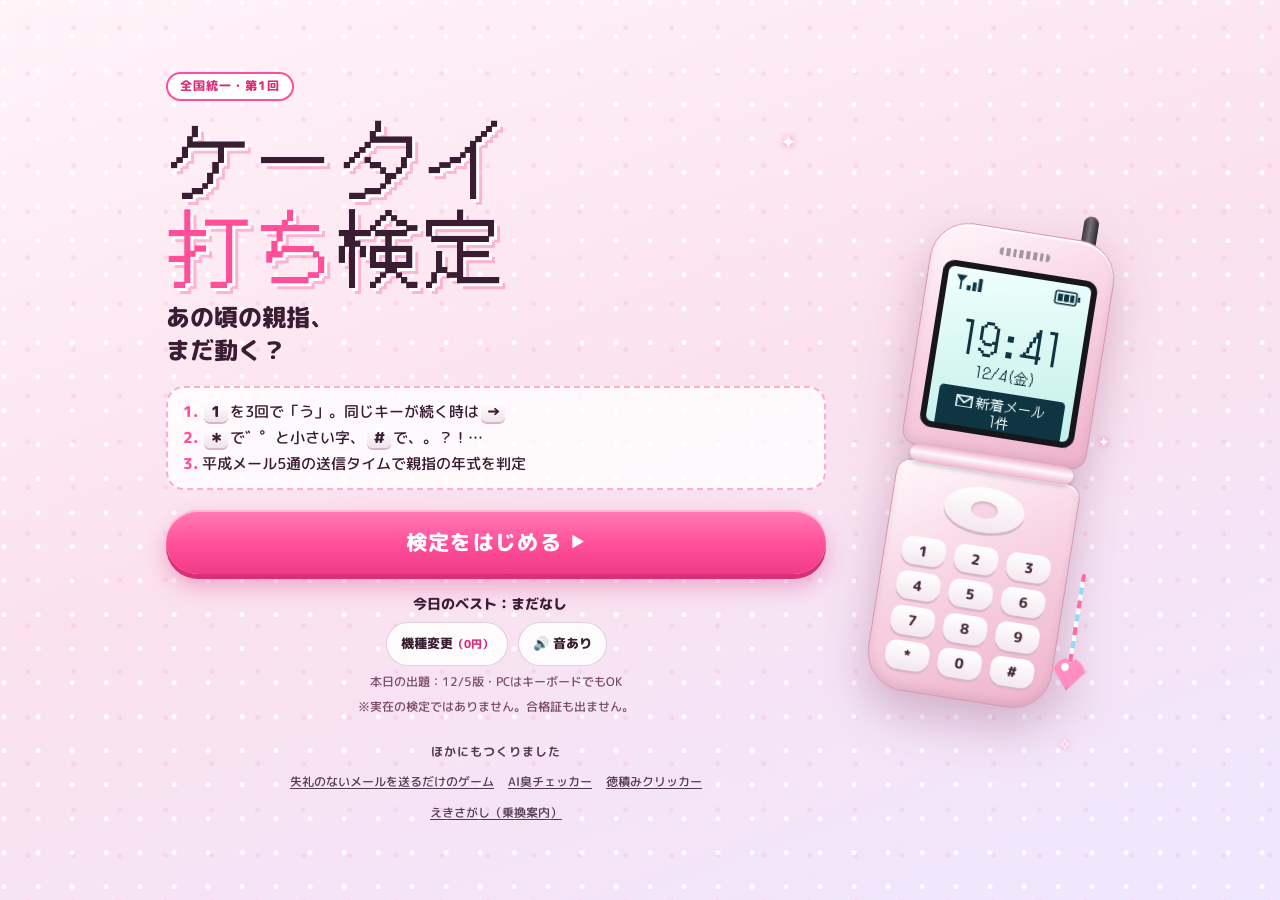
<file: index.html>
<!doctype html>
<html lang="ja" data-theme="pink">
<head>
<meta charset="utf-8">
<meta name="viewport" content="width=device-width, initial-scale=1, viewport-fit=cover">
<title>ケータイ打ち検定｜あの頃の親指、まだ動く？</title>
<meta name="description" content="ガラケーの“ケータイ打ち（トグル入力）”で平成のメールを5通打つタイムアタック。送信までのタイムで、あなたの親指の年式を判定します。">
<meta name="theme-color" content="#f7cfe0">
<link rel="canonical" href="https://knnnt.github.io/keitai-uchi/">
<meta property="og:title" content="ケータイ打ち検定｜あの頃の親指、まだ動く？">
<meta property="og:description" content="ガラケーのトグル入力で平成メールを5通打つタイムアタック。あなたの親指は何年製？">
<meta property="og:type" content="website">
<meta property="og:url" content="https://knnnt.github.io/keitai-uchi/">
<meta property="og:image" content="https://knnnt.github.io/keitai-uchi/ogp.png">
<meta property="og:image:width" content="1200">
<meta property="og:image:height" content="630">
<meta property="og:locale" content="ja_JP">
<meta property="og:site_name" content="ケータイ打ち検定">
<meta name="twitter:card" content="summary_large_image">
<meta name="twitter:title" content="ケータイ打ち検定｜あの頃の親指、まだ動く？">
<meta name="twitter:description" content="ガラケーのトグル入力で平成メールを5通打つタイムアタック。あなたの親指は何年製？">
<meta name="twitter:image" content="https://knnnt.github.io/keitai-uchi/ogp.png">
<link rel="icon" href="favicon.svg" type="image/svg+xml">
<link rel="apple-touch-icon" href="apple-touch-icon.png">
<link rel="preconnect" href="https://fonts.googleapis.com">
<link rel="preconnect" href="https://fonts.gstatic.com" crossorigin>
<link rel="stylesheet" href="https://fonts.googleapis.com/css2?family=DotGothic16&family=M+PLUS+Rounded+1c:wght@500;800&display=swap">
<link rel="stylesheet" href="style.css">
</head>
<body data-screen="title">

<!-- ===== タイトル ===== -->
<section id="screen-title" class="screen" aria-labelledby="logo">
  <div class="title-wrap">
    <div class="title-hero">
      <div class="title-text">
        <p class="badge">全国統一・第1回</p>
        <h1 class="logo" id="logo"><span>ケータイ</span><span><em>打ち</em>検定</span></h1>
        <p class="catch">あの頃の親指、<br>まだ動く？</p>
      </div>
      <div class="mini-phone" aria-hidden="true">
        <div class="mp-antenna"></div>
        <div class="mp-lid">
          <div class="mp-speaker"></div>
          <div class="mp-lcd">
            <div class="mp-status">
              <svg class="ico-ant" viewBox="0 0 24 12"><path d="M1 1h6L4 5zM4 5v7" stroke="currentColor" stroke-width="1.4"/><rect x="9" y="8" width="3" height="4"/><rect x="13.5" y="5" width="3" height="7"/><rect x="18" y="1.5" width="3" height="10.5"/></svg>
              <svg class="ico-bat" viewBox="0 0 22 12"><rect x="1" y="1" width="17" height="10" rx="1.5" fill="none" stroke="currentColor" stroke-width="1.3"/><rect x="19" y="4" width="2" height="4"/><rect x="3" y="3" width="4" height="6"/><rect x="8" y="3" width="4" height="6"/><rect x="13" y="3" width="3.2" height="6"/></svg>
            </div>
            <div class="mp-clock js-clock">20:16</div>
            <div class="mp-date js-date">10/4(土)</div>
            <div class="mp-mail"><svg class="ico-mail" viewBox="0 0 16 12"><rect x=".8" y=".8" width="14.4" height="10.4" fill="none" stroke="currentColor" stroke-width="1.5"/><path d="M1 1l7 6 7-6" fill="none" stroke="currentColor" stroke-width="1.5"/></svg>新着メール<br>1件</div>
          </div>
        </div>
        <div class="mp-hinge"></div>
        <div class="mp-body">
          <div class="mp-dpad"><i></i></div>
          <div class="mp-keys"><i>1</i><i>2</i><i>3</i><i>4</i><i>5</i><i>6</i><i>7</i><i>8</i><i>9</i><i>*</i><i>0</i><i>#</i></div>
        </div>
        <div class="mp-strap"><b></b></div>
      </div>
      <span class="spark s1" aria-hidden="true">✦</span>
      <span class="spark s2" aria-hidden="true">✧</span>
      <span class="spark s3" aria-hidden="true">✦</span>
    </div>

    <ol class="howto">
      <li><span class="kc">1</span>を3回で「う」。同じキーが続く時は<span class="kc">→</span></li>
      <li><span class="kc">＊</span>で゛゜と小さい字、<span class="kc">＃</span>で、。？！…</li>
      <li>平成メール5通の送信タイムで親指の年式を判定</li>
    </ol>

    <button type="button" id="btn-start" class="btn btn-start">検定をはじめる<span aria-hidden="true">▶</span></button>

    <div class="title-foot">
      <p class="records"><span id="title-best">今日のベスト：まだなし</span><span id="title-tier"></span></p>
      <div class="title-tools">
        <button type="button" id="btn-theme" class="chip">機種変更<small>（0円）</small></button>
        <button type="button" class="chip btn-mute" aria-pressed="false">🔊 音あり</button>
      </div>
      <p class="note"><span id="title-set">本日の出題</span>・PCはキーボードでもOK</p>
      <p class="note">※実在の検定ではありません。合格証も出ません。</p>
      <nav class="more-works" aria-label="ほかの作品">
        <p class="more-works-title">ほかにもつくりました</p>
        <ul>
          <li><a href="https://knnnt.github.io/shitsurei-mail/">失礼のないメールを送るだけのゲーム</a></li>
          <li><a href="https://knnnt.github.io/ai-shu/">AI臭チェッカー</a></li>
          <li><a href="https://knnnt.github.io/toku-clicker/">徳積みクリッカー</a></li>
          <li><a href="https://knnnt.github.io/ekisagashi/">えきさがし（乗換案内）</a></li>
        </ul>
      </nav>
    </div>
  </div>
</section>

<!-- ===== 検定本番 ===== -->
<section id="screen-game" class="screen" data-phase="idle" hidden>
  <div class="stage">
    <aside class="side side-left" aria-hidden="true">
      <p class="side-logo">ケータイ<br><em>打ち</em>検定</p>
      <p class="side-catch">あの頃の親指、<br>まだ動く？</p>
    </aside>

    <div class="phone" id="phone">
      <div class="lid">
        <div class="lid-top">
          <button type="button" class="lid-btn" id="btn-quit" aria-label="検定をやめる">✕<small>やめる</small></button>
          <div class="speaker"></div>
          <button type="button" class="lid-btn btn-mute" aria-pressed="false" aria-label="音のオン・オフ">🔊</button>
        </div>
        <div class="lcd" id="lcd">
          <div class="lcd-status">
            <svg class="ico-ant" viewBox="0 0 24 12" aria-hidden="true"><path d="M1 1h6L4 5zM4 5v7" stroke="currentColor" stroke-width="1.4"/><rect x="9" y="8" width="3" height="4"/><rect x="13.5" y="5" width="3" height="7"/><rect x="18" y="1.5" width="3" height="10.5"/></svg>
            <svg class="ico-mail" viewBox="0 0 16 12" aria-hidden="true"><rect x=".8" y=".8" width="14.4" height="10.4" fill="none" stroke="currentColor" stroke-width="1.5"/><path d="M1 1l7 6 7-6" fill="none" stroke="currentColor" stroke-width="1.5"/></svg>
            <span>メール作成</span>
            <span class="sp"></span>
            <span class="js-clock">20:16</span>
            <svg class="ico-bat" viewBox="0 0 22 12" aria-hidden="true"><rect x="1" y="1" width="17" height="10" rx="1.5" fill="none" stroke="currentColor" stroke-width="1.3"/><rect x="19" y="4" width="2" height="4"/><rect x="3" y="3" width="4" height="6"/><rect x="8" y="3" width="4" height="6"/><rect x="13" y="3" width="3.2" height="6"/></svg>
          </div>
          <div class="lcd-compose">
            <div class="lcd-titlebar"><span class="tb-to">宛先：<span id="g-to">親友</span></span><span class="tb-level" id="g-level">1/5・初級</span></div>
            <div class="lcd-target"><b>お題</b><span id="g-target" class="target-text"></span></div>
            <div class="lcd-bodybox"><div id="g-body" class="body-text" aria-live="off"></div></div>
            <div class="lcd-info">
              <div class="lcd-cands" id="g-cands" aria-hidden="true"></div>
              <div class="lcd-msg" id="g-msg" role="status"></div>
            </div>
            <div class="lcd-meter"><span>経過<b id="g-time">0.0</b>秒</span><span>打鍵<b id="g-keys">0</b>回</span></div>
          </div>
          <div class="lcd-overlay" id="g-overlay" hidden></div>
        </div>
      </div>
      <div class="hinge" aria-hidden="true"></div>
      <div class="pad" id="keypad">
        <div class="fn-row">
          <button type="button" class="key fn fn-clear" data-k="clear" aria-label="クリア（1字消す）"><span class="fn-main">クリア</span><span class="fn-sub">1字消す</span></button>
          <button type="button" class="key dpad" data-k="right" aria-label="右キー（確定）">
            <span class="dp-ring"><i class="dp-u">▲</i><i class="dp-d">▼</i><i class="dp-l">◀</i><i class="dp-r">▶</i><span class="dp-center">確定</span></span>
          </button>
          <button type="button" class="key fn fn-hint" data-k="hint" id="btn-hint" aria-label="ヒント（打ち方を表示）"><span class="fn-main">ヒント</span><span class="fn-sub">打ち方</span></button>
        </div>
        <div class="keys">
          <button type="button" class="key num" data-k="1" aria-label="1 あいうえお"><span class="kd">1</span><span class="kk">あ</span><span class="ka">.@/</span></button>
          <button type="button" class="key num" data-k="2" aria-label="2 かきくけこ"><span class="kd">2</span><span class="kk">か</span><span class="ka">ABC</span></button>
          <button type="button" class="key num" data-k="3" aria-label="3 さしすせそ"><span class="kd">3</span><span class="kk">さ</span><span class="ka">DEF</span></button>
          <button type="button" class="key num" data-k="4" aria-label="4 たちつてと"><span class="kd">4</span><span class="kk">た</span><span class="ka">GHI</span></button>
          <button type="button" class="key num" data-k="5" aria-label="5 なにぬねの"><span class="kd">5</span><span class="kk">な</span><span class="ka">JKL</span></button>
          <button type="button" class="key num" data-k="6" aria-label="6 はひふへほ"><span class="kd">6</span><span class="kk">は</span><span class="ka">MNO</span></button>
          <button type="button" class="key num" data-k="7" aria-label="7 まみむめも"><span class="kd">7</span><span class="kk">ま</span><span class="ka">PQRS</span></button>
          <button type="button" class="key num" data-k="8" aria-label="8 やゆよ"><span class="kd">8</span><span class="kk">や</span><span class="ka">TUV</span></button>
          <button type="button" class="key num" data-k="9" aria-label="9 らりるれろ"><span class="kd">9</span><span class="kk">ら</span><span class="ka">WXYZ</span></button>
          <button type="button" class="key num" data-k="*" aria-label="アスタリスク 濁点・半濁点・小文字"><span class="kd">＊</span><span class="kk">゛゜</span><span class="ka">小文字</span></button>
          <button type="button" class="key num" data-k="0" aria-label="0 わをんー"><span class="kd">0</span><span class="kk">わ</span><span class="ka">をんー</span></button>
          <button type="button" class="key num" data-k="#" aria-label="シャープ 記号"><span class="kd">＃</span><span class="kk">、。</span><span class="ka">？！…</span></button>
        </div>
        <p class="pc-mini">PC：数字キー／＊は * か .／＃は # か /／→ で確定／BackSpaceでクリア／Hでヒント</p>
      </div>
    </div>

    <aside class="side side-right">
      <div class="guide-card">
        <p class="guide-title">⌨ PCで受験する人へ</p>
        <dl class="guide-list">
          <div><dt>0〜9</dt><dd>数字キー・テンキー</dd></div>
          <div><dt>＊ ゛゜小</dt><dd><kbd>*</kbd> か <kbd>.</kbd></dd></div>
          <div><dt>＃ 記号</dt><dd><kbd>#</kbd> か <kbd>/</kbd></dd></div>
          <div><dt>→ 確定</dt><dd><kbd>→</kbd> か <kbd>Enter</kbd></dd></div>
          <div><dt>クリア</dt><dd><kbd>BackSpace</kbd></dd></div>
          <div><dt>ヒント</dt><dd><kbd>H</kbd></dd></div>
        </dl>
        <p class="guide-note">※日本語入力（IME）はオフで。<br>0キーは「わをんー」です（機種差があったアレ）。</p>
      </div>
    </aside>
  </div>
</section>

<!-- ===== 結果 ===== -->
<section id="screen-result" class="screen" hidden>
  <div class="stage">
    <div class="phone phone-result">
      <div class="lid">
        <div class="lid-top">
          <span class="lid-label">受信BOX</span>
          <div class="speaker"></div>
          <button type="button" class="lid-btn btn-mute" aria-pressed="false" aria-label="音のオン・オフ">🔊</button>
        </div>
        <div class="lcd lcd-result">
          <div class="lcd-status">
            <svg class="ico-ant" viewBox="0 0 24 12" aria-hidden="true"><path d="M1 1h6L4 5zM4 5v7" stroke="currentColor" stroke-width="1.4"/><rect x="9" y="8" width="3" height="4"/><rect x="13.5" y="5" width="3" height="7"/><rect x="18" y="1.5" width="3" height="10.5"/></svg>
            <svg class="ico-mail" viewBox="0 0 16 12" aria-hidden="true"><rect x=".8" y=".8" width="14.4" height="10.4" fill="none" stroke="currentColor" stroke-width="1.5"/><path d="M1 1l7 6 7-6" fill="none" stroke="currentColor" stroke-width="1.5"/></svg>
            <span>受信メール</span>
            <span class="sp"></span>
            <span class="js-clock">20:16</span>
            <svg class="ico-bat" viewBox="0 0 22 12" aria-hidden="true"><rect x="1" y="1" width="17" height="10" rx="1.5" fill="none" stroke="currentColor" stroke-width="1.3"/><rect x="19" y="4" width="2" height="4"/><rect x="3" y="3" width="4" height="6"/><rect x="8" y="3" width="4" height="6"/><rect x="13" y="3" width="3.2" height="6"/></svg>
          </div>
          <div class="r-mailhead">
            <p>From：ケータイ打ち検定協会</p>
            <p>件名：判定結果（受験番号 No.<span id="r-no">0001</span>）</p>
          </div>
          <div class="r-main">
            <p class="r-lead">あなたの親指は</p>
            <p class="r-year"><span id="r-year">2005</span><small>年製</small></p>
            <p class="r-name" id="r-name">パケ放題世代</p>
            <p class="r-comment" id="r-comment">「…」</p>
            <div class="stamp" aria-hidden="true"><span>親指<br>認定</span></div>
          </div>
          <dl class="r-stats">
            <div><dt>タイム</dt><dd><span id="r-time">48.2</span><small>秒</small></dd></div>
            <div><dt>総打鍵数</dt><dd><span id="r-keys">152</span><small>回</small></dd></div>
            <div><dt>ミス（クリア）</dt><dd><span id="r-miss">3</span><small>回</small></dd></div>
            <div><dt>1分あたり</dt><dd><span id="r-cpm">72</span><small>文字</small></dd></div>
          </dl>
          <p class="r-next" id="r-next"></p>
          <p class="r-best" id="r-best"></p>
        </div>
      </div>
      <div class="hinge" aria-hidden="true"></div>
      <div class="pad pad-result">
        <a class="btn btn-x" id="btn-post" href="https://x.com/intent/tweet" target="_blank" rel="noopener">Xで結果をポスト</a>
        <div class="btn-row">
          <button type="button" class="btn btn-img" id="btn-image">画像で保存</button>
          <button type="button" class="btn btn-retry" id="btn-retry">もう一回</button>
        </div>
        <button type="button" class="btn-link" id="btn-home">タイトルへもどる</button>
      </div>
    </div>

    <section class="sentbox" aria-labelledby="sent-title">
      <h2 id="sent-title">送信済みBOX <small id="sent-date"></small></h2>
      <ol id="sent-list"></ol>
      <p class="sent-note">お題は毎日0時（日本時間）に入れ替わります。同じ日なら全国みんな同じ5通。</p>
      <nav class="more-works" aria-label="ほかの作品">
        <p class="more-works-title">ほかにもつくりました</p>
        <ul>
          <li><a href="https://knnnt.github.io/shitsurei-mail/">失礼のないメールを送るだけのゲーム</a></li>
          <li><a href="https://knnnt.github.io/ai-shu/">AI臭チェッカー</a></li>
          <li><a href="https://knnnt.github.io/toku-clicker/">徳積みクリッカー</a></li>
          <li><a href="https://knnnt.github.io/ekisagashi/">えきさがし（乗換案内）</a></li>
        </ul>
      </nav>
    </section>
  </div>
</section>

<div class="rotate-note"><p><span aria-hidden="true">📱</span>ケータイなので<br>縦持ちでどうぞ</p></div>

<div id="toast" class="toast" role="status" aria-live="polite" hidden></div>

<script src="app.js" defer></script>
</body>
</html>
</file>
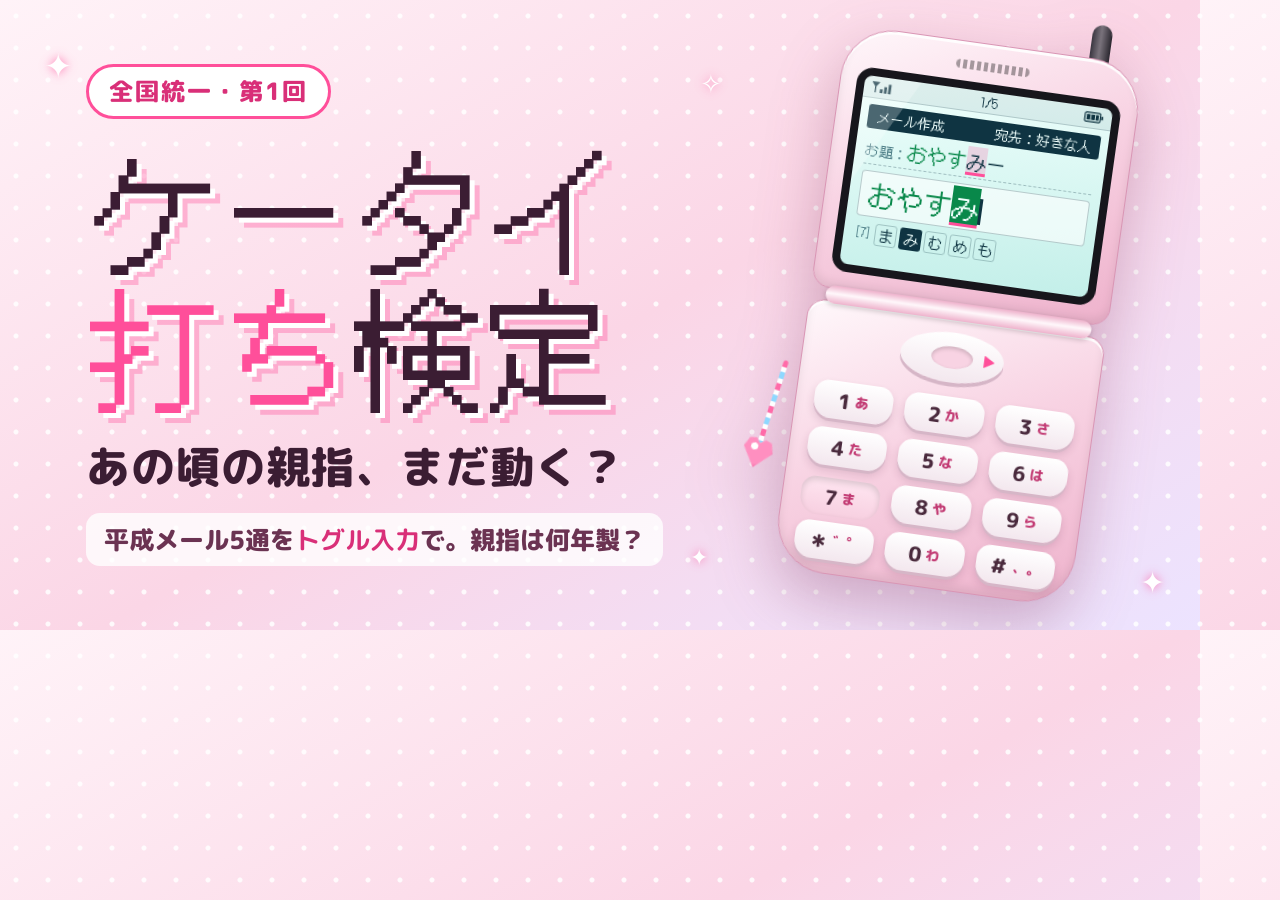
<file: ogp-src.html>
<!doctype html>
<html lang="ja">
<head>
<meta charset="utf-8">
<title>OGP source（1200x630）</title>
<link rel="preconnect" href="https://fonts.googleapis.com">
<link rel="preconnect" href="https://fonts.gstatic.com" crossorigin>
<link rel="stylesheet" href="https://fonts.googleapis.com/css2?family=DotGothic16&family=M+PLUS+Rounded+1c:wght@500;800&display=block">
<style>
  :root {
    --ink: #3b1d33;
    --pink: #ff4f9a;
    --pink-d: #d92f78;
    --body-a: #fff8fb; --body-b: #f8d3e3; --body-c: #eeb2cc; --body-edge: #d995b4;
    --key-a: #ffffff; --key-b: #f3e7ee; --key-edge: #d6b6c7; --key-ink: #4a2a3d; --key-sub: #c23a73;
    --lcd-a: #effffc; --lcd-b: #c3efe9; --lcd-ink: #0f3442; --lcd-dim: #4f7f88; --ok: #08884a;
    --dot: "DotGothic16", monospace;
    --round: "M PLUS Rounded 1c", sans-serif;
  }
  * { box-sizing: border-box; margin: 0; padding: 0; }
  html, body { width: 1200px; height: 630px; overflow: hidden; }
  body {
    position: relative;
    font-family: var(--round);
    color: var(--ink);
    background:
      radial-gradient(circle at 50% 50%, rgba(255, 255, 255, .85) 0 2px, transparent 3px) 0 0 / 32px 32px,
      linear-gradient(150deg, #fff3f8 0%, #fbd6e6 52%, #ece3ff 100%);
  }
  .spark { position: absolute; color: #fff; text-shadow: 0 0 10px rgba(255, 79, 154, .7); }

  .text { position: absolute; left: 86px; top: 0; bottom: 0; width: 640px; display: flex; flex-direction: column; justify-content: center; }
  .badge {
    align-self: flex-start;
    padding: 6px 20px 7px;
    border: 3px solid var(--pink);
    border-radius: 999px;
    background: #fff;
    color: var(--pink-d);
    font-weight: 800;
    font-size: 24px;
    letter-spacing: .08em;
  }
  h1 {
    margin-top: 18px;
    font-family: var(--dot);
    font-weight: 400;
    font-size: 132px;
    line-height: 1.04;
    text-shadow: 5px 5px 0 #fff, 10px 10px 0 rgba(255, 79, 154, .35);
  }
  h1 span { display: block; white-space: nowrap; }
  h1 em { font-style: normal; color: var(--pink); }
  .catch { margin-top: 22px; font-size: 44px; font-weight: 800; letter-spacing: .02em; }
  .sub {
    margin-top: 14px;
    align-self: flex-start;
    padding: 8px 18px;
    border-radius: 14px;
    background: rgba(255, 255, 255, .8);
    font-size: 25px;
    font-weight: 800;
    color: #6b3352;
  }
  .sub b { color: var(--pink-d); }

  /* ケータイ */
  .phone {
    position: absolute;
    right: 92px;
    top: 42px;
    width: 300px;
    transform: rotate(8deg);
    filter: drop-shadow(0 24px 30px rgba(120, 40, 80, .3));
  }
  .lid, .pad {
    background: linear-gradient(155deg, var(--body-a) 0%, var(--body-b) 46%, var(--body-c) 100%);
    border: 1.5px solid var(--body-edge);
    box-shadow: inset 0 3px 0 rgba(255, 255, 255, .9), inset 0 -5px 10px rgba(0, 0, 0, .08);
  }
  .antenna { position: absolute; top: -34px; right: 36px; width: 20px; height: 48px; border-radius: 10px 10px 4px 4px; background: linear-gradient(90deg, #3a3640, #7a737c 45%, #2a272f); }
  .lid { position: relative; height: 264px; padding: 18px 16px 16px; border-radius: 52px 52px 18px 18px; }
  .speaker { width: 74px; height: 9px; margin: 0 auto 12px; border-radius: 5px; background: repeating-linear-gradient(90deg, rgba(0, 0, 0, .35) 0 4px, transparent 4px 7px); }
  .lcd {
    height: 206px;
    border: 8px solid #17161c;
    border-radius: 16px;
    background: linear-gradient(172deg, var(--lcd-a), var(--lcd-b));
    font-family: var(--dot);
    color: var(--lcd-ink);
    overflow: hidden;
    position: relative;
  }
  .lcd::after { content: ""; position: absolute; inset: 0; background: linear-gradient(118deg, rgba(255, 255, 255, .25) 0 16%, transparent 16.3%); }
  .st { display: flex; justify-content: space-between; align-items: center; height: 22px; padding: 0 8px; font-size: 13px; background: rgba(15, 52, 66, .08); border-bottom: 1px solid rgba(15, 52, 66, .2); }
  .st svg { height: 11px; width: auto; fill: currentColor; }
  .tb { margin: 6px 8px 0; padding: 2px 8px; background: var(--lcd-ink); color: var(--lcd-a); font-size: 14px; border-radius: 3px; display: flex; justify-content: space-between; }
  .row { margin: 4px 10px 0; font-size: 14px; border-bottom: 1px dashed rgba(15, 52, 66, .3); padding-bottom: 2px; }
  .row b { font-weight: 400; color: var(--lcd-dim); }
  .tgt { font-size: 20px; }
  .tgt .d { color: var(--ok); }
  .tgt .n { background: rgba(255, 79, 154, .22); box-shadow: inset 0 -3px 0 var(--pink); }
  .bd { margin: 6px 10px 0; padding: 4px 8px; height: 46px; background: rgba(255, 255, 255, .6); border: 1px solid rgba(15, 52, 66, .25); border-radius: 4px; font-size: 28px; line-height: 1.3; }
  .bd .ok { color: var(--ok); }
  .bd .tog { background: var(--ok); color: var(--lcd-a); box-shadow: inset 0 -3px 0 var(--pink); }
  .bd .caret { display: inline-block; width: 3px; height: 26px; vertical-align: -4px; background: var(--lcd-ink); }
  .cd { margin: 6px 10px 0; display: flex; gap: 3px; font-size: 15px; }
  .cd span { min-width: 22px; text-align: center; border: 1px solid rgba(15, 52, 66, .25); border-radius: 3px; line-height: 20px; }
  .cd .k { border: none; color: var(--lcd-dim); font-size: 12px; min-width: 0; }
  .cd .cur { background: var(--lcd-ink); color: var(--lcd-a); }
  .hinge { position: relative; z-index: 1; height: 18px; margin: -3px 16px; border-radius: 10px; background: linear-gradient(180deg, var(--body-c), var(--body-a) 45%, var(--body-c)); box-shadow: 0 2px 5px rgba(0, 0, 0, .18); }
  .pad { height: 272px; padding: 14px 18px; border-radius: 18px 18px 52px 52px; }
  .dpad { width: 104px; height: 50px; margin: 0 auto 14px; border-radius: 50%; background: linear-gradient(180deg, var(--key-a), var(--key-b)); box-shadow: 0 4px 0 var(--key-edge); display: grid; place-items: center; position: relative; }
  .dpad i { width: 42px; height: 22px; border-radius: 50%; background: var(--body-b); box-shadow: inset 0 2px 4px rgba(0, 0, 0, .18); }
  .dpad::after { content: "▶"; position: absolute; right: 8px; top: 50%; transform: translateY(-50%); color: var(--pink); font-size: 14px; }
  .keys { display: grid; grid-template-columns: repeat(3, 1fr); gap: 9px 12px; }
  .keys div {
    height: 38px;
    border-radius: 14px 14px 18px 18px;
    background: linear-gradient(180deg, var(--key-a), var(--key-b));
    box-shadow: 0 3px 0 var(--key-edge), 0 5px 8px rgba(80, 30, 60, .15);
    display: flex; align-items: center; justify-content: center; gap: 4px;
    color: var(--key-ink);
  }
  .keys b { font-size: 20px; font-weight: 800; }
  .keys s { text-decoration: none; font-size: 14px; font-weight: 800; color: var(--key-sub); }
  .keys .on { transform: translateY(3px); box-shadow: 0 0 0 var(--key-edge), inset 0 3px 6px rgba(0, 0, 0, .15); background: linear-gradient(180deg, #ffe6f1, #f7cfe0); }
  .strap { position: absolute; left: -16px; bottom: 120px; width: 5px; height: 86px; border-radius: 3px; transform: rotate(10deg); transform-origin: top; background: repeating-linear-gradient(180deg, #ff6aa8 0 7px, #fff 7px 12px, #8fd8ff 12px 19px, #fff 19px 24px); }
  .strap::after { content: ""; position: absolute; left: -12px; bottom: -26px; width: 30px; height: 30px; background: radial-gradient(circle at 35% 30%, #fff 0 12%, #ff8fc0 13% 60%, #e23c86 100%); clip-path: polygon(50% 100%, 0 38%, 12% 6%, 34% 0, 50% 16%, 66% 0, 88% 6%, 100% 38%); }
</style>
</head>
<body>
  <span class="spark" style="left:44px;top:40px;font-size:34px">✦</span>
  <span class="spark" style="left:700px;top:64px;font-size:26px">✧</span>
  <span class="spark" style="left:1140px;top:560px;font-size:30px">✦</span>
  <span class="spark" style="left:690px;top:540px;font-size:22px">✦</span>

  <div class="text">
    <p class="badge">全国統一・第1回</p>
    <h1><span>ケータイ</span><span><em>打ち</em>検定</span></h1>
    <p class="catch">あの頃の親指、まだ動く？</p>
    <p class="sub">平成メール5通を<b>トグル入力</b>で。親指は何年製？</p>
  </div>

  <div class="phone">
    <div class="antenna"></div>
    <div class="lid">
      <div class="speaker"></div>
      <div class="lcd">
        <div class="st">
          <svg viewBox="0 0 24 12"><path d="M1 1h6L4 5zM4 5v7" stroke="currentColor" stroke-width="1.4"/><rect x="9" y="8" width="3" height="4"/><rect x="13.5" y="5" width="3" height="7"/><rect x="18" y="1.5" width="3" height="10.5"/></svg>
          <span>1/5</span>
          <svg viewBox="0 0 22 12"><rect x="1" y="1" width="17" height="10" rx="1.5" fill="none" stroke="currentColor" stroke-width="1.3"/><rect x="19" y="4" width="2" height="4"/><rect x="3" y="3" width="4" height="6"/><rect x="8" y="3" width="4" height="6"/><rect x="13" y="3" width="3.2" height="6"/></svg>
        </div>
        <div class="tb"><span>メール作成</span><span>宛先：好きな人</span></div>
        <div class="row tgt"><b style="font-size:14px">お題：</b><span class="d">おやす</span><span class="n">み</span>ー</div>
        <div class="bd"><span class="ok">おやす</span><span class="tog">み</span><span class="caret"></span></div>
        <div class="cd"><span class="k">[7]</span><span>ま</span><span class="cur">み</span><span>む</span><span>め</span><span>も</span></div>
      </div>
    </div>
    <div class="hinge"></div>
    <div class="pad">
      <div class="dpad"><i></i></div>
      <div class="keys">
        <div><b>1</b><s>あ</s></div><div><b>2</b><s>か</s></div><div><b>3</b><s>さ</s></div>
        <div><b>4</b><s>た</s></div><div><b>5</b><s>な</s></div><div><b>6</b><s>は</s></div>
        <div class="on"><b>7</b><s>ま</s></div><div><b>8</b><s>や</s></div><div><b>9</b><s>ら</s></div>
        <div><b>＊</b><s>゛゜</s></div><div><b>0</b><s>わ</s></div><div><b>＃</b><s>、。</s></div>
      </div>
    </div>
    <div class="strap"></div>
  </div>
</body>
</html>
</file>
<file: style.css>
/* ケータイ打ち検定 — 平成ケータイUIのパロディ。画像は使わず CSS/SVG だけで描く */

:root {
  --ink: #3b1d33;
  --ink-soft: #7a4b67;
  --pink: #ff4f9a;
  --pink-d: #d92f78;
  --page-a: #fff4f9;
  --page-b: #fbe1ee;
  --page-c: #efe7ff;

  /* 本体カラー（機種変更で切り替わる） */
  --body-a: #fff8fb;
  --body-b: #f8d3e3;
  --body-c: #eeb2cc;
  --body-edge: #d995b4;
  --body-shine: rgba(255, 255, 255, .85);
  --key-a: #ffffff;
  --key-b: #f3e7ee;
  --key-edge: #d6b6c7;
  --key-ink: #4a2a3d;
  --key-sub: #c23a73;
  --lid-ink: #6b3352;

  /* 液晶 */
  --lcd-a: #effffc;
  --lcd-b: #c3efe9;
  --lcd-ink: #0f3442;
  --lcd-dim: #4f7f88;
  --lcd-line: rgba(15, 52, 66, .22);
  --ok: #08884a;
  --ng: #e0194f;

  --dot: "DotGothic16", "MS Gothic", "Osaka-Mono", monospace;
  --round: "M PLUS Rounded 1c", "Hiragino Maru Gothic ProN", "Hiragino Sans", "Meiryo", sans-serif;
  color-scheme: light;
}

html[data-theme="silver"] {
  --body-a: #ffffff;
  --body-b: #e2e7ee;
  --body-c: #b9c3cf;
  --body-edge: #9ba6b4;
  --key-a: #ffffff;
  --key-b: #e9edf2;
  --key-edge: #b3bdc9;
  --key-ink: #24324a;
  --key-sub: #2f6fd0;
  --lid-ink: #3b4a63;
}

html[data-theme="black"] {
  --body-a: #5a5d66;
  --body-b: #2c2e35;
  --body-c: #16171b;
  --body-edge: #08080a;
  --body-shine: rgba(255, 255, 255, .25);
  --key-a: #474a53;
  --key-b: #2a2c32;
  --key-edge: #0c0c0f;
  --key-ink: #f4f1f6;
  --key-sub: #ff7db5;
  --lid-ink: #f1d9e7;
}

*, *::before, *::after { box-sizing: border-box; }

html {
  -webkit-text-size-adjust: 100%;
  text-size-adjust: 100%;
  touch-action: manipulation;
  /* ストラップの揺れなどで横にはみ出すと、スマホでページ全体が縮小表示されるため切り取る。
     hidden だと body がスクロールコンテナになるので clip を使う */
  overflow-x: clip;
}

body {
  margin: 0;
  min-height: 100vh;
  min-height: 100dvh;
  font-family: var(--round);
  font-weight: 500;
  color: var(--ink);
  background:
    radial-gradient(circle at 12% 8%, rgba(255, 255, 255, .9) 0 2px, transparent 3px) 0 0 / 34px 34px,
    radial-gradient(circle at 60% 60%, rgba(255, 140, 190, .18) 0 2px, transparent 3px) 0 0 / 46px 46px,
    linear-gradient(160deg, var(--page-a) 0%, var(--page-b) 48%, var(--page-c) 100%) fixed;
  background-color: var(--page-b);
  -webkit-tap-highlight-color: transparent;
  overflow-x: hidden;
  overflow-x: clip;
}

body[data-screen="game"] {
  overflow: hidden;
  overscroll-behavior: none;
}

button { font: inherit; color: inherit; cursor: pointer; -webkit-tap-highlight-color: transparent; }
[hidden] { display: none !important; }
p { margin: 0; }

.screen { position: relative; min-height: 100vh; min-height: 100dvh; }

/* ================= タイトル ================= */
.title-wrap {
  max-width: 540px;
  min-height: 100vh;
  min-height: 100dvh;
  margin: 0 auto;
  padding: max(20px, env(safe-area-inset-top)) 16px max(20px, env(safe-area-inset-bottom));
  display: flex;
  flex-direction: column;
  justify-content: center;
  gap: 16px;
}

.title-hero {
  position: relative;
  display: flex;
  align-items: center;
  justify-content: space-between;
  gap: 6px;
}

.title-text { flex: 1 1 auto; min-width: 0; position: relative; z-index: 1; }

.badge {
  display: inline-block;
  margin-bottom: 10px;
  padding: 3px 12px 4px;
  border: 2px solid var(--pink);
  border-radius: 999px;
  background: #fff;
  color: var(--pink-d);
  font-size: 12px;
  font-weight: 800;
  letter-spacing: .08em;
}

.logo {
  margin: 0;
  font-family: var(--dot);
  font-weight: 400;
  font-size: clamp(40px, 12.4vw, 66px);
  line-height: 1.06;
  letter-spacing: .01em;
  color: var(--ink);
  text-shadow: 3px 3px 0 #fff, 6px 6px 0 rgba(255, 79, 154, .35);
}
.logo span { display: block; white-space: nowrap; }
.logo em { font-style: normal; color: var(--pink); }

.catch {
  margin-top: 12px;
  font-size: clamp(17px, 4.9vw, 22px);
  font-weight: 800;
  line-height: 1.35;
}

.spark {
  position: absolute;
  color: #fff;
  text-shadow: 0 0 6px rgba(255, 79, 154, .8);
  font-size: 20px;
  pointer-events: none;
  animation: twinkle 2.4s ease-in-out infinite;
}
.spark.s1 { top: -6px; left: 54%; }
.spark.s2 { bottom: 4px; left: 40%; font-size: 16px; animation-delay: .8s; }
.spark.s3 { top: 38%; right: -2px; font-size: 14px; animation-delay: 1.5s; }

@keyframes twinkle {
  0%, 100% { opacity: .2; transform: scale(.7) rotate(0deg); }
  50% { opacity: 1; transform: scale(1.15) rotate(20deg); }
}

/* --- タイトルのミニケータイ --- */
.mini-phone {
  position: relative;
  flex: 0 0 auto;
  width: 12.4em;
  font-size: clamp(8.6px, 2.7vw, 13px);
  margin-right: .6em;
  transform: rotate(9deg);
  filter: drop-shadow(0 1.4em 1.6em rgba(120, 40, 80, .28));
  animation: float 4s ease-in-out infinite;
}
@keyframes float {
  0%, 100% { transform: rotate(9deg) translateY(0); }
  50% { transform: rotate(7deg) translateY(-.8em); }
}

.mp-antenna {
  position: absolute;
  top: -1.7em;
  right: 1.6em;
  width: 1em;
  height: 2.4em;
  border-radius: .5em .5em .2em .2em;
  background: linear-gradient(90deg, #3a3640, #777078 45%, #2a272f);
}
.mp-lid, .mp-body {
  position: relative;
  background: linear-gradient(150deg, var(--body-a) 0%, var(--body-b) 45%, var(--body-c) 100%);
  border: 1px solid var(--body-edge);
  box-shadow: inset 0 .15em 0 var(--body-shine), inset 0 -.3em .6em rgba(0, 0, 0, .08);
}
.mp-lid {
  height: 15.2em;
  padding: 1.2em .95em .95em;
  border-radius: 2.6em 2.6em 1em 1em;
}
.mp-speaker {
  width: 3.4em;
  height: .55em;
  margin: 0 auto .75em;
  border-radius: .3em;
  background: repeating-linear-gradient(90deg, rgba(0, 0, 0, .35) 0 .25em, transparent .25em .45em);
}
.mp-lcd {
  position: relative;
  height: 11.3em;
  padding: .4em .55em;
  border: .45em solid #17161c;
  border-radius: .8em;
  background: linear-gradient(170deg, var(--lcd-a), var(--lcd-b));
  color: var(--lcd-ink);
  font-family: var(--dot);
  overflow: hidden;
}
.mp-status { display: flex; justify-content: space-between; align-items: center; height: 1.2em; }
.mp-status svg { height: 1em; width: auto; fill: currentColor; }
.mp-clock { margin-top: .5em; text-align: center; font-size: 2.8em; line-height: 1; }
.mp-date { text-align: center; font-size: 1em; margin-top: .2em; }
.mp-mail {
  margin-top: .55em;
  padding: .25em 0;
  text-align: center;
  font-size: .95em;
  line-height: 1.2;
  background: var(--lcd-ink);
  color: var(--lcd-a);
  border-radius: .3em;
}
.mp-mail svg { height: .9em; width: auto; vertical-align: -.1em; margin-right: .2em; animation: blink 1.1s steps(1) infinite; }
.mp-hinge {
  position: relative;
  z-index: 1;
  height: 1.2em;
  margin: -.15em .7em;
  border-radius: .6em;
  background: linear-gradient(180deg, var(--body-c), var(--body-a) 45%, var(--body-c));
  box-shadow: 0 .15em .3em rgba(0, 0, 0, .18);
}
.mp-body {
  height: 15.4em;
  padding: 1.1em 1.1em;
  border-radius: 1em 1em 2.6em 2.6em;
}
.mp-dpad {
  width: 5.4em;
  height: 3em;
  margin: 0 auto .9em;
  border-radius: 50%;
  background: linear-gradient(180deg, var(--key-a), var(--key-b));
  box-shadow: 0 .2em 0 var(--key-edge);
  display: grid;
  place-items: center;
}
.mp-dpad i { width: 1.8em; height: 1.1em; border-radius: 50%; background: var(--body-b); box-shadow: inset 0 .1em .2em rgba(0, 0, 0, .2); }
.mp-keys { display: grid; grid-template-columns: repeat(3, 1fr); gap: .45em .6em; }
.mp-keys i {
  height: 2em;
  border-radius: .7em .7em .9em .9em;
  background: linear-gradient(180deg, var(--key-a), var(--key-b));
  box-shadow: 0 .18em 0 var(--key-edge);
  font-style: normal;
  font-weight: 800;
  font-size: .95em;
  line-height: 2.1em;
  text-align: center;
  color: var(--key-ink);
}
.mp-strap {
  position: absolute;
  right: -1.2em;
  bottom: 3.6em;
  width: .25em;
  height: 6em;
  transform-origin: top center;
  background: repeating-linear-gradient(180deg, #ff6aa8 0 .5em, #fff .5em .9em, #8fd8ff .9em 1.4em, #fff 1.4em 1.8em);
  border-radius: .2em;
  animation: swing 2.6s ease-in-out infinite;
}
.mp-strap b {
  position: absolute;
  left: 50%;
  bottom: -1.9em;
  width: 2.2em;
  height: 2.2em;
  margin-left: -1.1em;
  background: radial-gradient(circle at 35% 30%, #fff 0 12%, #ff8fc0 13% 60%, #e23c86 100%);
  border-radius: 50% 50% 50% 50% / 55% 55% 45% 45%;
  clip-path: polygon(50% 100%, 0 38%, 12% 6%, 34% 0, 50% 16%, 66% 0, 88% 6%, 100% 38%);
}
@keyframes swing {
  0%, 100% { transform: rotate(-6deg); }
  50% { transform: rotate(8deg); }
}
@keyframes blink { 50% { opacity: 0; } }

/* --- 遊び方・スタート --- */
.howto {
  margin: 0;
  padding: 12px 14px 12px 34px;
  background: rgba(255, 255, 255, .78);
  border: 2px dashed rgba(255, 79, 154, .45);
  border-radius: 18px;
  font-size: clamp(13px, 3.6vw, 15px);
  line-height: 1.6;
}
.howto li + li { margin-top: 2px; }
.howto li::marker { color: var(--pink); font-weight: 800; }
.kc {
  display: inline-block;
  min-width: 1.6em;
  margin: 0 2px;
  padding: 0 4px;
  border-radius: 6px;
  background: linear-gradient(180deg, #fff, #f1e3ea);
  box-shadow: 0 2px 0 #d6b6c7;
  font-weight: 800;
  text-align: center;
  line-height: 1.35;
}

.btn {
  display: flex;
  align-items: center;
  justify-content: center;
  gap: 8px;
  min-height: 52px;
  padding: 0 18px;
  border: none;
  border-radius: 999px;
  font-weight: 800;
  font-size: 17px;
  text-decoration: none;
  touch-action: manipulation;
  user-select: none;
  -webkit-user-select: none;
  transition: transform .08s, box-shadow .08s;
}
.btn:active { transform: translateY(3px); }

.btn-start {
  min-height: 64px;
  font-size: 21px;
  letter-spacing: .06em;
  color: #fff;
  background: linear-gradient(180deg, #ff7cb4 0%, var(--pink) 55%, #f03a86 100%);
  box-shadow: 0 5px 0 var(--pink-d), 0 12px 22px rgba(217, 47, 120, .35), inset 0 2px 0 rgba(255, 255, 255, .45);
  position: relative;
  overflow: hidden;
}
.btn-start::after {
  content: "";
  position: absolute;
  top: 0;
  left: -40%;
  width: 30%;
  height: 100%;
  background: linear-gradient(100deg, transparent, rgba(255, 255, 255, .55), transparent);
  animation: shine 2.8s ease-in-out infinite;
}
@keyframes shine { 0%, 55% { left: -40%; } 100% { left: 130%; } }
.btn-start:active { box-shadow: 0 2px 0 var(--pink-d), 0 6px 12px rgba(217, 47, 120, .3); }
.btn-start span { font-size: 15px; }

.title-foot { display: flex; flex-direction: column; gap: 8px; align-items: center; text-align: center; }
.records { display: flex; flex-wrap: wrap; justify-content: center; gap: 4px 12px; font-size: 14px; font-weight: 800; }
.title-tools { display: flex; gap: 10px; justify-content: center; }
.chip {
  min-height: 44px;
  padding: 0 14px;
  border: 1.5px solid rgba(59, 29, 51, .18);
  border-radius: 999px;
  background: rgba(255, 255, 255, .85);
  font-size: 13px;
  font-weight: 800;
}
.chip small { font-size: 11px; color: var(--pink-d); }
.note { font-size: 11.5px; color: var(--ink-soft); line-height: 1.5; }

/* ================= ケータイ本体（本番・結果共通） ================= */
.stage {
  display: flex;
  justify-content: center;
  align-items: center;
  gap: 28px;
  padding: max(6px, env(safe-area-inset-top)) 6px max(6px, env(safe-area-inset-bottom));
}
#screen-game .stage { height: 100vh; height: 100dvh; }

.phone {
  position: relative;
  width: 100%;
  max-width: 420px;
  display: flex;
  flex-direction: column;
  flex: 0 1 420px;
  min-width: 0;
}
#screen-game .phone { height: 100%; max-height: 900px; }

.lid, .pad {
  position: relative;
  background: linear-gradient(155deg, var(--body-a) 0%, var(--body-b) 46%, var(--body-c) 100%);
  border: 1px solid var(--body-edge);
  box-shadow: inset 0 2px 0 var(--body-shine), inset 0 -4px 10px rgba(0, 0, 0, .08), 0 10px 26px rgba(90, 30, 60, .18);
}
.lid {
  flex: 1 1 auto;
  min-height: 0;
  display: flex;
  flex-direction: column;
  padding: 0 11px 11px;
  border-radius: 34px 34px 14px 14px;
}
.lid-top {
  flex: 0 0 auto;
  height: 44px;
  display: flex;
  align-items: center;
  justify-content: space-between;
}
.speaker {
  width: 70px;
  height: 8px;
  border-radius: 4px;
  background: repeating-linear-gradient(90deg, rgba(0, 0, 0, .32) 0 3px, transparent 3px 5px);
  opacity: .7;
}
.lid-btn {
  min-width: 56px;
  height: 44px;
  padding: 0 6px;
  border: none;
  border-radius: 12px;
  background: transparent;
  color: var(--lid-ink);
  font-size: 16px;
  font-weight: 800;
  display: flex;
  align-items: center;
  justify-content: center;
  gap: 2px;
  touch-action: manipulation;
}
.lid-btn small { font-size: 11px; }
.lid-label { min-width: 56px; font-size: 12px; font-weight: 800; color: var(--lid-ink); padding-left: 8px; }

.lcd {
  position: relative;
  flex: 1 1 auto;
  min-height: 0;
  display: flex;
  flex-direction: column;
  border: 7px solid #17161c;
  border-radius: 16px;
  background: linear-gradient(172deg, var(--lcd-a) 0%, var(--lcd-b) 100%);
  box-shadow: 0 1px 0 rgba(255, 255, 255, .7), inset 0 0 18px rgba(15, 52, 66, .12);
  color: var(--lcd-ink);
  font-family: var(--dot);
  overflow: hidden;
  user-select: none;
  -webkit-user-select: none;
  -webkit-touch-callout: none;
}
.lcd::after {
  content: "";
  position: absolute;
  inset: 0;
  pointer-events: none;
  background:
    linear-gradient(118deg, rgba(255, 255, 255, .28) 0 14%, transparent 14.3%),
    repeating-linear-gradient(0deg, rgba(0, 40, 50, .035) 0 1px, transparent 1px 3px);
  z-index: 3;
}
.lcd.is-shake { animation: shake .28s linear; }
@keyframes shake {
  20% { transform: translateX(-5px); }
  40% { transform: translateX(5px); }
  60% { transform: translateX(-3px); }
  80% { transform: translateX(3px); }
}

.lcd-status {
  flex: 0 0 auto;
  display: flex;
  align-items: center;
  gap: 6px;
  height: 22px;
  padding: 0 8px;
  font-size: 13px;
  background: rgba(15, 52, 66, .07);
  border-bottom: 1px solid var(--lcd-line);
}
.lcd-status svg { height: 11px; width: auto; fill: currentColor; flex: 0 0 auto; }
.lcd-status .ico-mail { height: 10px; }
.lcd-status .sp { flex: 1; }

.lcd-compose {
  flex: 1 1 auto;
  min-height: 0;
  display: flex;
  flex-direction: column;
  gap: 4px;
  padding: 6px 10px 8px;
}
.lcd-titlebar {
  flex: 0 0 auto;
  display: flex;
  justify-content: space-between;
  align-items: center;
  gap: 8px;
  padding: 2px 8px;
  border-radius: 3px;
  background: var(--lcd-ink);
  color: var(--lcd-a);
  font-size: 14px;
}
.tb-to { min-width: 0; overflow: hidden; text-overflow: ellipsis; white-space: nowrap; }
.tb-level { flex: 0 0 auto; }
.lcd-target b {
  flex: 0 0 auto;
  align-self: flex-start;
  margin: 5px 4px 0 0;
  padding: 3px 1px;
  writing-mode: vertical-rl;
  font-weight: 400;
  font-size: 10px;
  line-height: 1;
  letter-spacing: 0;
  border-radius: 2px;
  background: var(--lcd-dim);
  color: var(--lcd-a);
}
.lcd-target {
  flex: 0 0 auto;
  display: flex;
  align-items: baseline;
  gap: 2px;
  font-size: 14px;
  padding-bottom: 3px;
  border-bottom: 1px dashed var(--lcd-line);
}
.target-text {
  font-size: clamp(18px, 5.6vw, 24px);
  line-height: 1.4;
  word-break: break-all;
  letter-spacing: .02em;
}
.target-text .t-done { color: var(--ok); }
.target-text .t-next { background: rgba(255, 79, 154, .22); box-shadow: inset 0 -3px 0 var(--pink); }
.target-text .t-rest { color: var(--lcd-ink); }

.lcd-bodybox.is-overflow {
  -webkit-mask-image: linear-gradient(to bottom, transparent 0, #000 16px);
  mask-image: linear-gradient(to bottom, transparent 0, #000 16px);
}
.lcd-info { flex: 0 0 auto; display: grid; gap: 4px; }
.lcd-bodybox {
  flex: 1 1 auto;
  min-height: 52px;
  padding: 6px 8px;
  border: 1px solid var(--lcd-line);
  border-radius: 4px;
  background: rgba(255, 255, 255, .6);
  overflow: hidden;
}
.body-text {
  font-size: clamp(24px, 7.8vw, 32px);
  line-height: 1.3;
  word-break: break-all;
  letter-spacing: .02em;
}
.body-text .c-ok { color: var(--ok); }
.body-text .c-ng { color: #fff; background: var(--ng); }
.body-text .c-tog { color: var(--lcd-a); background: var(--lcd-ink); box-shadow: inset 0 -3px 0 var(--pink); }
.body-text .c-tog.is-match { background: var(--ok); }
.body-text .caret {
  display: inline-block;
  width: 3px;
  height: 1em;
  margin-left: 1px;
  vertical-align: -.12em;
  background: var(--lcd-ink);
  animation: blink 1s steps(1) infinite;
}
.body-text .placeholder { color: var(--lcd-dim); font-size: .62em; vertical-align: .25em; }

.lcd-cands {
  flex: 0 0 auto;
  display: flex;
  flex-wrap: nowrap;
  gap: 3px;
  min-height: 28px;
  align-items: center;
  font-size: 17px;
  overflow: hidden;
}
.lcd-cands span {
  min-width: 25px;
  padding: 0 3px;
  line-height: 24px;
  text-align: center;
  border: 1px solid var(--lcd-line);
  border-radius: 3px;
  background: rgba(255, 255, 255, .4);
}
.lcd-cands span.is-cur { background: var(--lcd-ink); color: var(--lcd-a); border-color: var(--lcd-ink); }
.lcd-cands .cands-key { border: none; background: none; color: var(--lcd-dim); font-size: 13px; min-width: 0; padding-right: 2px; }
.lcd-cands .cands-empty { border: none; background: none; color: var(--lcd-dim); font-size: 13px; text-align: left; }

.lcd-msg {
  flex: 0 0 auto;
  min-height: 20px;
  font-size: 13px;
  line-height: 1.4;
  color: var(--lcd-dim);
}
.lcd-msg.is-ng { color: var(--ng); }
.lcd-msg.is-tip { color: #b0216a; }
.lcd-msg.is-hint { color: var(--lcd-ink); background: rgba(255, 230, 120, .55); padding: 0 4px; border-radius: 3px; }

.lcd-meter {
  flex: 0 0 auto;
  display: flex;
  justify-content: space-between;
  align-items: baseline;
  font-size: 13px;
  border-top: 1px solid var(--lcd-line);
  padding-top: 3px;
}
.lcd-meter b { font-weight: 400; font-size: 22px; margin: 0 3px; font-variant-numeric: tabular-nums; }

/* --- 液晶オーバーレイ（カウントダウン・送信中・確認） --- */
.lcd-overlay {
  position: absolute;
  inset: 22px 0 0;
  z-index: 2;
  display: flex;
  flex-direction: column;
  align-items: center;
  justify-content: center;
  gap: 8px;
  padding: 12px;
  text-align: center;
  background: linear-gradient(172deg, var(--lcd-a), var(--lcd-b));
}
.ov-small { font-size: 15px; }
.ov-big { font-size: 96px; line-height: 1; animation: pop .45s ease-out both; }
.ov-mid { font-size: 26px; }
.ov-sub { font-size: 13px; color: var(--lcd-dim); }
@keyframes pop {
  0% { transform: scale(1.6); opacity: 0; }
  60% { transform: scale(.95); opacity: 1; }
  100% { transform: scale(1); }
}
.env-wrap { position: relative; width: 120px; height: 84px; }
.env {
  position: absolute;
  left: 22px;
  top: 14px;
  width: 76px;
  height: auto;
  color: var(--lcd-ink);
  animation: fly .8s cubic-bezier(.5, 0, .7, .4) .12s both;
}
@keyframes fly {
  0% { transform: translate(0, 0) rotate(0); opacity: 1; }
  30% { transform: translate(-6px, 6px) rotate(-6deg); opacity: 1; }
  100% { transform: translate(140px, -110px) rotate(18deg) scale(.35); opacity: 0; }
}
.send-bar {
  width: 70%;
  height: 14px;
  padding: 2px;
  border: 2px solid var(--lcd-ink);
  border-radius: 2px;
}
.send-bar i {
  display: block;
  height: 100%;
  background: repeating-linear-gradient(90deg, var(--lcd-ink) 0 8px, transparent 8px 11px);
  animation: fill .62s steps(8) both;
}
@keyframes fill { from { width: 0; } to { width: 100%; } }
.ov-done { font-size: 28px; color: var(--ok); animation: pop .35s ease-out both; }
.ov-incoming {
  padding: 8px 14px;
  font-size: 22px;
  background: var(--lcd-ink);
  color: var(--lcd-a);
  border-radius: 4px;
  animation: blink .5s steps(1) infinite;
}
.ov-actions { display: flex; gap: 10px; margin-top: 6px; }
.ov-btn {
  min-width: 110px;
  min-height: 48px;
  padding: 0 14px;
  border: 2px solid var(--lcd-ink);
  border-radius: 6px;
  background: rgba(255, 255, 255, .7);
  font-family: var(--dot);
  font-size: 17px;
  color: var(--lcd-ink);
}
.ov-btn.is-primary { background: var(--lcd-ink); color: var(--lcd-a); }

/* --- ヒンジ --- */
.hinge {
  position: relative;
  z-index: 1;
  flex: 0 0 auto;
  height: 16px;
  margin: -3px 14px;
  border-radius: 9px;
  background: linear-gradient(180deg, var(--body-c), var(--body-a) 42%, var(--body-c));
  box-shadow: 0 2px 5px rgba(0, 0, 0, .18);
}
.hinge::before, .hinge::after {
  content: "";
  position: absolute;
  top: 0;
  width: 26%;
  height: 100%;
  border-radius: 9px;
  background: linear-gradient(180deg, rgba(0, 0, 0, .14), rgba(255, 255, 255, .4) 42%, rgba(0, 0, 0, .18));
}
.hinge::before { left: 0; }
.hinge::after { right: 0; }

/* --- キーパッド --- */
.pad {
  flex: 0 0 auto;
  padding: 14px 13px 16px;
  border-radius: 14px 14px 40px 40px;
  user-select: none;
  -webkit-user-select: none;
  -webkit-touch-callout: none;
}
.fn-row {
  display: grid;
  grid-template-columns: 1fr 1.25fr 1fr;
  gap: 10px;
  align-items: stretch;
  height: clamp(46px, 7.2vh, 60px);
  height: clamp(46px, 7.2dvh, 60px);
  margin-bottom: clamp(8px, 1.5dvh, 14px);
}
.keys {
  display: grid;
  grid-template-columns: repeat(3, 1fr);
  gap: clamp(6px, 1.1vh, 10px) 12px;
  gap: clamp(6px, 1.1dvh, 10px) 12px;
}
.key {
  appearance: none;
  -webkit-appearance: none;
  position: relative;
  margin: 0;
  padding: 0;
  border: none;
  color: var(--key-ink);
  background: none;
  touch-action: manipulation;
  user-select: none;
  -webkit-user-select: none;
  -webkit-touch-callout: none;
  outline-offset: 2px;
}
.key.num, .key.fn {
  background: linear-gradient(180deg, var(--key-a) 0%, var(--key-b) 100%);
  box-shadow: 0 3px 0 var(--key-edge), 0 6px 9px rgba(80, 30, 60, .16), inset 0 1px 0 rgba(255, 255, 255, .9);
  transition: transform .05s, box-shadow .05s;
}
.key.num {
  height: clamp(44px, 7.4vh, 64px);
  height: clamp(44px, 7.4dvh, 64px);
  display: grid;
  grid-template-columns: 1fr 1fr;
  grid-template-rows: 1fr 1fr;
  align-items: center;
  column-gap: 6px;
  border-radius: 16px 16px 22px 22px / 14px 14px 24px 24px;
}
.kd {
  grid-row: 1 / 3;
  justify-self: end;
  font-family: var(--round);
  font-weight: 800;
  font-size: clamp(22px, 6.6vw, 28px);
  line-height: 1;
}
.kk {
  align-self: end;
  justify-self: start;
  font-size: clamp(15px, 4.4vw, 19px);
  font-weight: 800;
  color: var(--key-sub);
  line-height: 1.05;
  white-space: nowrap;
}
.ka {
  align-self: start;
  justify-self: start;
  font-size: 9.5px;
  letter-spacing: .03em;
  opacity: .62;
  line-height: 1.3;
  white-space: nowrap;
}
.key.fn {
  border-radius: 999px 18px 18px 999px;
  display: flex;
  flex-direction: column;
  align-items: center;
  justify-content: center;
  line-height: 1.1;
}
.key.fn-hint { border-radius: 18px 999px 999px 18px; }
.fn-main { font-size: 15px; font-weight: 800; }
.fn-sub { font-size: 10px; opacity: .65; }
.key.fn-hint.is-nudge { animation: nudge 1s ease-in-out infinite; }
@keyframes nudge {
  0%, 100% { box-shadow: 0 3px 0 var(--key-edge), 0 0 0 0 rgba(255, 79, 154, 0); }
  50% { box-shadow: 0 3px 0 var(--key-edge), 0 0 0 5px rgba(255, 79, 154, .45); }
}

.dpad { display: block; }
.dp-ring {
  position: relative;
  display: block;
  width: 100%;
  height: 100%;
  border-radius: 999px;
  background: linear-gradient(180deg, var(--key-a), var(--key-b));
  box-shadow: 0 3px 0 var(--key-edge), 0 6px 9px rgba(80, 30, 60, .16), inset 0 1px 0 rgba(255, 255, 255, .9);
  transition: transform .05s, box-shadow .05s;
}
.dp-ring i {
  position: absolute;
  font-style: normal;
  font-size: 9px;
  line-height: 1;
  opacity: .35;
}
.dp-u { top: 3px; left: 50%; transform: translateX(-50%); }
.dp-d { bottom: 3px; left: 50%; transform: translateX(-50%); }
.dp-l { left: 9px; top: 50%; transform: translateY(-50%); }
.dp-r {
  right: 7px;
  top: 50%;
  transform: translateY(-50%);
  opacity: 1 !important;
  font-size: 15px !important;
  color: var(--pink);
  text-shadow: 0 0 6px rgba(255, 79, 154, .5);
}
.dp-center {
  position: absolute;
  inset: 22% 26%;
  display: grid;
  place-items: center;
  border-radius: 999px;
  background: linear-gradient(180deg, var(--body-b), var(--body-a));
  box-shadow: inset 0 2px 4px rgba(0, 0, 0, .18);
  font-size: 13px;
  font-weight: 800;
  color: var(--key-ink);
}

.key.is-down.num, .key.is-down.fn, .key.is-down .dp-ring {
  transform: translateY(3px);
  box-shadow: 0 0 0 var(--key-edge), 0 1px 2px rgba(80, 30, 60, .2), inset 0 3px 6px rgba(0, 0, 0, .16);
}

.pc-mini {
  display: none;
  margin-top: 10px;
  font-size: 11px;
  text-align: center;
  color: var(--lid-ink);
  opacity: .85;
}

/* --- PC用サイドパネル --- */
.side { display: none; }
.guide-card {
  width: 250px;
  padding: 18px 18px 16px;
  border-radius: 20px;
  background: rgba(255, 255, 255, .85);
  border: 2px solid rgba(255, 79, 154, .3);
  box-shadow: 0 10px 24px rgba(90, 30, 60, .12);
}
.guide-title { font-weight: 800; font-size: 15px; margin-bottom: 10px; }
.guide-list { margin: 0; display: grid; gap: 7px; }
.guide-list div { display: flex; justify-content: space-between; gap: 8px; font-size: 13px; }
.guide-list dt { font-weight: 800; }
.guide-list dd { margin: 0; }
kbd {
  display: inline-block;
  padding: 0 6px;
  border-radius: 5px;
  background: #fff;
  border: 1px solid #d6b6c7;
  box-shadow: 0 2px 0 #d6b6c7;
  font-family: var(--round);
  font-size: 12px;
  font-weight: 800;
}
.guide-note { margin-top: 12px; font-size: 11.5px; color: var(--ink-soft); line-height: 1.55; }
.side-logo {
  width: 250px;
  font-family: var(--dot);
  font-size: 46px;
  line-height: 1.1;
  text-align: right;
  text-shadow: 3px 3px 0 #fff, 6px 6px 0 rgba(255, 79, 154, .3);
}
.side-logo em { font-style: normal; color: var(--pink); }
.side-catch { margin-top: 12px; text-align: right; font-weight: 800; font-size: 16px; color: var(--ink-soft); }

/* ================= 結果 ================= */
#screen-result .stage {
  min-height: 100vh;
  min-height: 100dvh;
  align-items: flex-start;
  padding-top: max(8px, env(safe-area-inset-top));
  padding-bottom: max(24px, env(safe-area-inset-bottom));
  flex-wrap: wrap;
}
.phone-result .lcd { flex: 0 0 auto; }
.r-mailhead {
  padding: 5px 10px 6px;
  font-size: 12.5px;
  line-height: 1.45;
  border-bottom: 1px dashed var(--lcd-line);
}
.r-main { position: relative; padding: 8px 12px 0; }
.r-lead { font-size: 16px; }
.r-year {
  display: flex;
  align-items: baseline;
  gap: 4px;
  margin-top: 2px;
  font-size: clamp(60px, 18vw, 82px);
  line-height: 1;
  letter-spacing: .01em;
}
.r-year small { font-size: .42em; }
.r-name {
  margin-top: 6px;
  font-family: var(--round);
  font-weight: 800;
  font-size: clamp(22px, 6.6vw, 30px);
  line-height: 1.25;
  color: #c81e66;
}
.r-comment { margin-top: 6px; font-size: 14px; line-height: 1.5; text-wrap: pretty; }
.stamp {
  position: absolute;
  top: 18px;
  right: 14px;
  width: 78px;
  height: 78px;
  display: grid;
  place-items: center;
  border: 3px solid #e0193f;
  border-radius: 50%;
  color: #e0193f;
  font-family: var(--round);
  font-weight: 800;
  font-size: 17px;
  line-height: 1.15;
  text-align: center;
  transform: rotate(-14deg);
  opacity: .82;
  box-shadow: inset 0 0 0 3px rgba(224, 25, 63, .0), 0 0 0 0 transparent;
  animation: stamp .45s cubic-bezier(.2, 1.6, .5, 1) .5s both;
}
.stamp::before {
  content: "";
  position: absolute;
  inset: 4px;
  border: 1.5px solid currentColor;
  border-radius: 50%;
}
@keyframes stamp {
  0% { transform: rotate(-14deg) scale(2.2); opacity: 0; }
  100% { transform: rotate(-14deg) scale(1); opacity: .82; }
}
.r-stats {
  display: grid;
  grid-template-columns: 1fr 1fr;
  gap: 6px;
  margin: 10px 10px 0;
}
.r-stats div {
  padding: 3px 8px 4px;
  border: 1px solid var(--lcd-line);
  border-radius: 6px;
  background: rgba(255, 255, 255, .55);
}
.r-stats dt { font-size: 11px; color: var(--lcd-dim); }
.r-stats dd { margin: 0; font-size: 24px; line-height: 1.2; font-variant-numeric: tabular-nums; }
.r-stats dd small { font-size: 12px; margin-left: 2px; }
.r-next { margin: 8px 12px 0; font-size: 12.5px; line-height: 1.45; color: #b0216a; }
.r-best { margin: 4px 12px 10px; font-size: 12.5px; color: var(--lcd-dim); }
.r-best .new {
  display: inline-block;
  margin-left: 6px;
  padding: 0 6px;
  background: var(--ng);
  color: #fff;
  border-radius: 3px;
  animation: pulse 1s ease-in-out infinite;
}
@keyframes pulse { 50% { transform: scale(1.12); } }

.pad-result { display: flex; flex-direction: column; gap: 10px; padding: 16px 16px 14px; }
.btn-x {
  color: #fff;
  background: #111;
  box-shadow: 0 4px 0 #000, 0 10px 18px rgba(0, 0, 0, .22);
}
.btn-x:active { box-shadow: 0 1px 0 #000; }
.btn-row { display: grid; grid-template-columns: 1fr 1fr; gap: 10px; }
.btn-img {
  background: linear-gradient(180deg, var(--key-a), var(--key-b));
  color: var(--key-ink);
  box-shadow: 0 4px 0 var(--key-edge), 0 8px 14px rgba(80, 30, 60, .14);
}
.btn-retry {
  color: #fff;
  background: linear-gradient(180deg, #ff7cb4, var(--pink));
  box-shadow: 0 4px 0 var(--pink-d), 0 8px 14px rgba(217, 47, 120, .25);
}
.btn-link {
  min-height: 44px;
  border: none;
  background: none;
  font-size: 13px;
  font-weight: 800;
  color: var(--lid-ink);
  text-decoration: underline;
  text-underline-offset: 3px;
}

.sentbox {
  width: 100%;
  max-width: 420px;
  padding: 16px 16px 14px;
  border-radius: 20px;
  background: rgba(255, 255, 255, .82);
  border: 2px solid rgba(255, 79, 154, .25);
}
.sentbox h2 { margin: 0 0 8px; font-size: 16px; }
.sentbox h2 small { font-size: 12px; color: var(--ink-soft); }
.sentbox ol { margin: 0; padding: 0; list-style: none; display: grid; gap: 8px; }
.sentbox li {
  display: grid;
  grid-template-columns: 1fr auto;
  gap: 2px 10px;
  padding: 8px 10px;
  border-radius: 12px;
  background: #fff;
  border: 1px solid rgba(59, 29, 51, .1);
}
.sent-to { font-size: 11px; color: var(--ink-soft); }
.sent-text { grid-column: 1 / 2; font-family: var(--dot); font-size: 16px; word-break: break-all; }
.sent-sec { grid-row: 1 / 3; grid-column: 2; align-self: center; font-weight: 800; font-size: 14px; font-variant-numeric: tabular-nums; }
.sent-note { margin-top: 10px; font-size: 11.5px; color: var(--ink-soft); line-height: 1.5; }

/* --- トースト --- */
.toast {
  position: fixed;
  left: 50%;
  bottom: max(24px, env(safe-area-inset-bottom));
  z-index: 50;
  max-width: calc(100% - 32px);
  padding: 10px 18px;
  border-radius: 999px;
  background: rgba(30, 14, 26, .9);
  color: #fff;
  font-size: 14px;
  font-weight: 800;
  transform: translateX(-50%);
  animation: toast-in .25s ease-out both;
}
@keyframes toast-in { from { opacity: 0; transform: translate(-50%, 10px); } }

/* ================= レスポンシブ ================= */
@media (min-width: 560px) {
  .title-wrap { gap: 20px; }
  .mini-phone { font-size: 13px; margin-right: 1.4em; }
}

@media (hover: hover) and (pointer: fine) {
  .pc-mini { display: block; }
}

/* PCのタイトルは「文字＋ボタン」と「大きいケータイ」の2カラムにする */
@media (min-width: 900px) {
  .title-wrap {
    position: relative;
    max-width: 980px;
    display: grid;
    grid-template-columns: minmax(0, 1fr) auto;
    grid-template-areas: "text phone" "howto phone" "start phone" "foot phone";
    align-content: center;
    column-gap: 72px;
    row-gap: 20px;
  }
  .title-hero { display: contents; }
  .title-text { grid-area: text; }
  .mini-phone { grid-area: phone; align-self: center; font-size: 15px; margin: 30px 30px 0 0; }
  .howto { grid-area: howto; }
  .btn-start { grid-area: start; }
  .title-foot { grid-area: foot; }
  .logo { font-size: 84px; }
  .catch { font-size: 24px; }
  .spark.s1 { top: 14%; left: auto; right: 34%; }
  .spark.s2 { bottom: 16%; left: auto; right: 6%; }
  .spark.s3 { top: 48%; right: 2%; }
}

@media (min-width: 1000px) and (hover: hover) {
  .side { display: block; flex: 0 0 250px; }
  .pc-mini { display: none; }
  #screen-result .side { display: none; }
}

@media (min-width: 1000px) {
  #screen-result .stage {
    align-items: center;
    flex-wrap: nowrap;
    gap: 32px;
  }
  .sentbox { max-width: 330px; }
}

/* Safariのツールバー込みで高さが660px前後になるiPhoneでも、長いお題が液晶に収まるように */
@media (max-height: 760px) {
  /* 候補とメッセージを同じ行に重ね、メッセージがある時だけ前に出す */
  .lcd-info { grid-template-areas: "info"; }
  .lcd-cands, .lcd-msg { grid-area: info; }
  .lcd-msg { position: relative; z-index: 1; display: flex; align-items: center; background: var(--lcd-b); }
  .lcd-msg:empty { visibility: hidden; }
  .target-text { font-size: clamp(16px, 4.6vw, 19px); }
  .body-text { font-size: clamp(22px, 6.8vw, 26px); }
  .lcd-compose { gap: 3px; padding-top: 5px; padding-bottom: 6px; }
  .lcd-meter b { font-size: 19px; }
  .r-year { font-size: clamp(54px, 16vw, 70px); }
  .r-mailhead { font-size: 12px; }
}
@media (max-height: 600px) {
  .lid-top { height: 36px; }
  .lcd-cands { display: none; }
  .lcd-msg:empty { display: none; }
  .lcd-meter b { font-size: 16px; }
  .fn-row { height: 42px; margin-bottom: 7px; }
  .pad { padding-top: 10px; padding-bottom: 12px; }
  .key.num { height: clamp(40px, 7.4dvh, 64px); }
}

.rotate-note { display: none; }
@media (orientation: landscape) and (max-height: 520px) and (pointer: coarse) {
  body[data-screen="game"] .rotate-note {
    position: fixed;
    inset: 0;
    z-index: 100;
    display: grid;
    place-items: center;
    background: linear-gradient(160deg, var(--page-a), var(--page-b));
    text-align: center;
    font-size: 22px;
    font-weight: 800;
    line-height: 1.5;
  }
  .rotate-note span { display: block; font-size: 48px; }
}

@media (prefers-reduced-motion: reduce) {
  *, *::before, *::after {
    animation-duration: .01ms !important;
    animation-iteration-count: 1 !important;
    transition-duration: .01ms !important;
  }
  .mini-phone { transform: rotate(9deg); }
  .mp-mail, .ov-incoming, .r-best .new, .body-text .caret { opacity: 1; }
}

/* ほかの作品へのリンク（どれか1本が伸びたときに他の作品へも流れるように） */
.more-works { margin: 18px auto 0; max-width: 520px; text-align: center; font-size: 12px; line-height: 1.6; opacity: .85; }
.more-works-title { margin: 0 0 4px; font-weight: 700; letter-spacing: .08em; }
.more-works ul { list-style: none; margin: 0; padding: 0; display: flex; flex-wrap: wrap; justify-content: center; gap: 0 14px; }
.more-works a { color: inherit; text-decoration: underline; text-underline-offset: 2px; display: inline-block; padding: 6px 0; }
</file>
